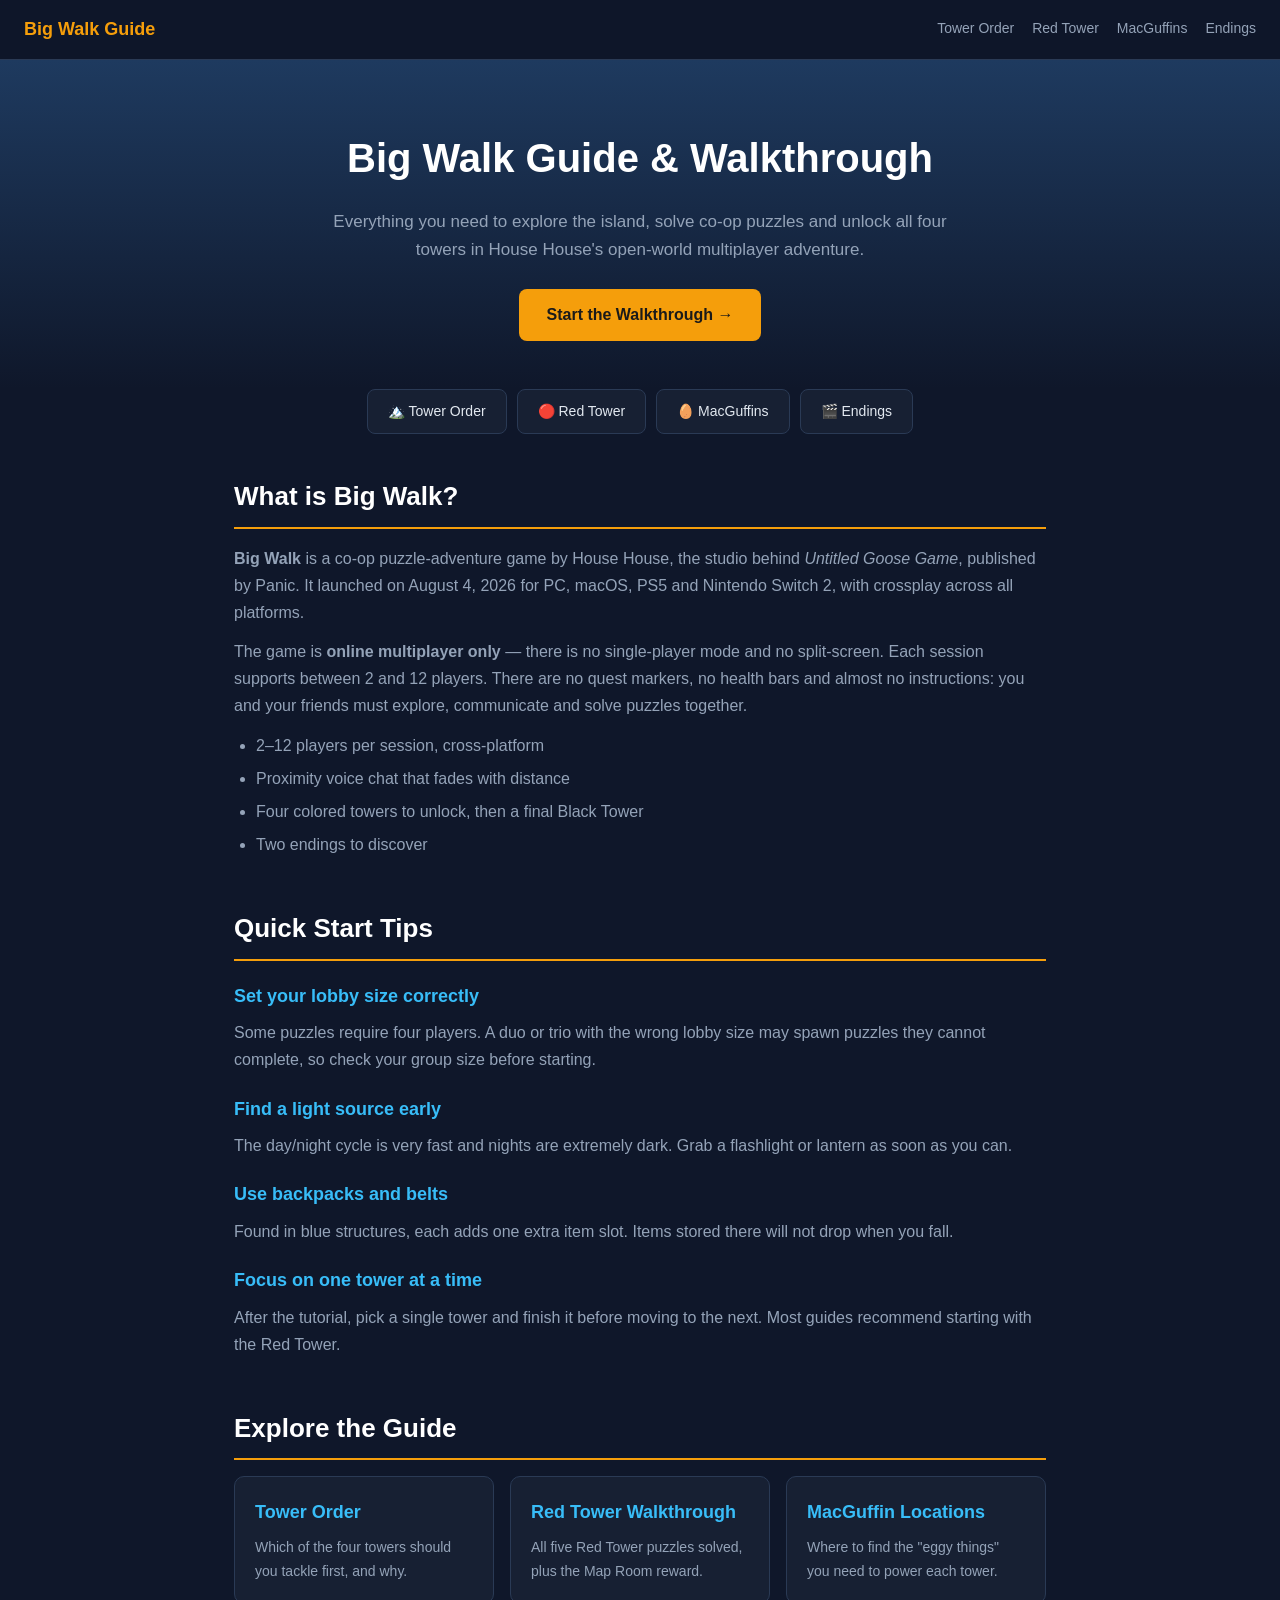
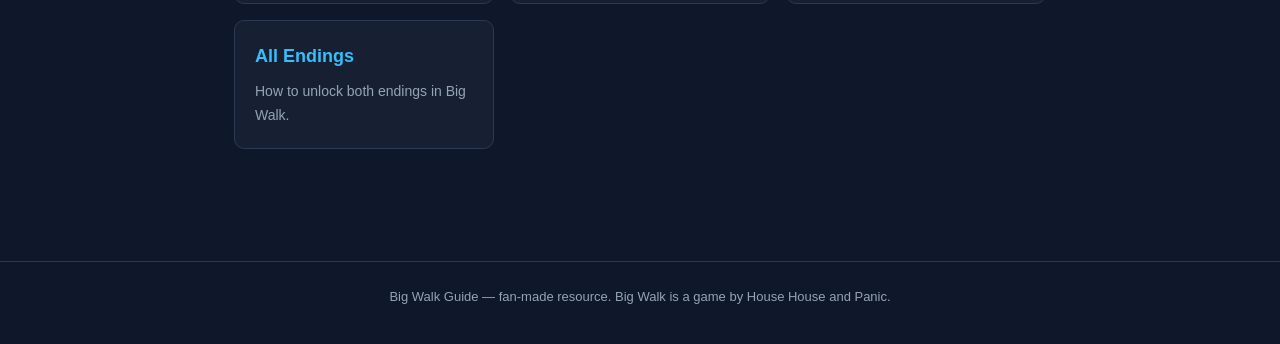
<file: index.html>
<!DOCTYPE html>
<html lang="en">
<head>
  <meta charset="UTF-8">
  <meta name="viewport" content="width=device-width, initial-scale=1.0">
  <title>Big Walk Guide &amp; Walkthrough — Towers, Puzzles &amp; Multiplayer</title>
  <meta name="description" content="Complete Big Walk guide with tower walkthroughs, MacGuffin locations, multiplayer tips and more for House House's co-op adventure game.">
  <meta name="google-site-verification" content="735ryxQ2QKlPKeZfBYycKngI8A3hZ9tNNd2g_NRBPkM" />
  <link rel="stylesheet" href="style.css">
  <!-- Google tag (gtag.js) -->
  <script async src="https://www.googletagmanager.com/gtag/js?id=G-3MCRH8QJZX"></script>
  <script>
    window.dataLayer = window.dataLayer || [];
    function gtag(){dataLayer.push(arguments);}
    gtag('js', new Date());

    gtag('config', 'G-3MCRH8QJZX');
  </script>
</head>
<body>

  <nav class="nav">
    <a class="logo" href="index.html">Big Walk Guide</a>
    <div class="links">
      <a href="tower-order.html">Tower Order</a>
      <a href="red-tower.html">Red Tower</a>
      <a href="macguffins.html">MacGuffins</a>
      <a href="endings.html">Endings</a>
    </div>
  </nav>

  <header class="hero">
    <h1>Big Walk Guide &amp; Walkthrough</h1>
    <p>Everything you need to explore the island, solve co-op puzzles and unlock all four towers in House House's open-world multiplayer adventure.</p>
    <a class="btn" href="tower-order.html">Start the Walkthrough →</a>
  </header>

  <div class="tabs">
    <a href="tower-order.html">🏔️ Tower Order</a>
    <a href="red-tower.html">🔴 Red Tower</a>
    <a href="macguffins.html">🥚 MacGuffins</a>
    <a href="endings.html">🎬 Endings</a>
  </div>

  <main class="container">

    <section>
      <h2>What is Big Walk?</h2>
      <p><strong>Big Walk</strong> is a co-op puzzle-adventure game by House House, the studio behind <em>Untitled Goose Game</em>, published by Panic. It launched on August 4, 2026 for PC, macOS, PS5 and Nintendo Switch 2, with crossplay across all platforms.</p>
      <p>The game is <strong>online multiplayer only</strong> — there is no single-player mode and no split-screen. Each session supports between 2 and 12 players. There are no quest markers, no health bars and almost no instructions: you and your friends must explore, communicate and solve puzzles together.</p>
      <ul>
        <li>2–12 players per session, cross-platform</li>
        <li>Proximity voice chat that fades with distance</li>
        <li>Four colored towers to unlock, then a final Black Tower</li>
        <li>Two endings to discover</li>
      </ul>
    </section>

    <section>
      <h2>Quick Start Tips</h2>
      <h3>Set your lobby size correctly</h3>
      <p>Some puzzles require four players. A duo or trio with the wrong lobby size may spawn puzzles they cannot complete, so check your group size before starting.</p>
      <h3>Find a light source early</h3>
      <p>The day/night cycle is very fast and nights are extremely dark. Grab a flashlight or lantern as soon as you can.</p>
      <h3>Use backpacks and belts</h3>
      <p>Found in blue structures, each adds one extra item slot. Items stored there will not drop when you fall.</p>
      <h3>Focus on one tower at a time</h3>
      <p>After the tutorial, pick a single tower and finish it before moving to the next. Most guides recommend starting with the Red Tower.</p>
    </section>

    <section>
      <h2>Explore the Guide</h2>
      <div class="card-grid">
        <a class="card" href="tower-order.html">
          <h3>Tower Order</h3>
          <p>Which of the four towers should you tackle first, and why.</p>
        </a>
        <a class="card" href="red-tower.html">
          <h3>Red Tower Walkthrough</h3>
          <p>All five Red Tower puzzles solved, plus the Map Room reward.</p>
        </a>
        <a class="card" href="macguffins.html">
          <h3>MacGuffin Locations</h3>
          <p>Where to find the "eggy things" you need to power each tower.</p>
        </a>
        <a class="card" href="endings.html">
          <h3>All Endings</h3>
          <p>How to unlock both endings in Big Walk.</p>
        </a>
      </div>
    </section>

  </main>

  <footer class="footer">
    <p>Big Walk Guide — fan-made resource. Big Walk is a game by House House and Panic.</p>
  </footer>

</body>
</html>
</file>
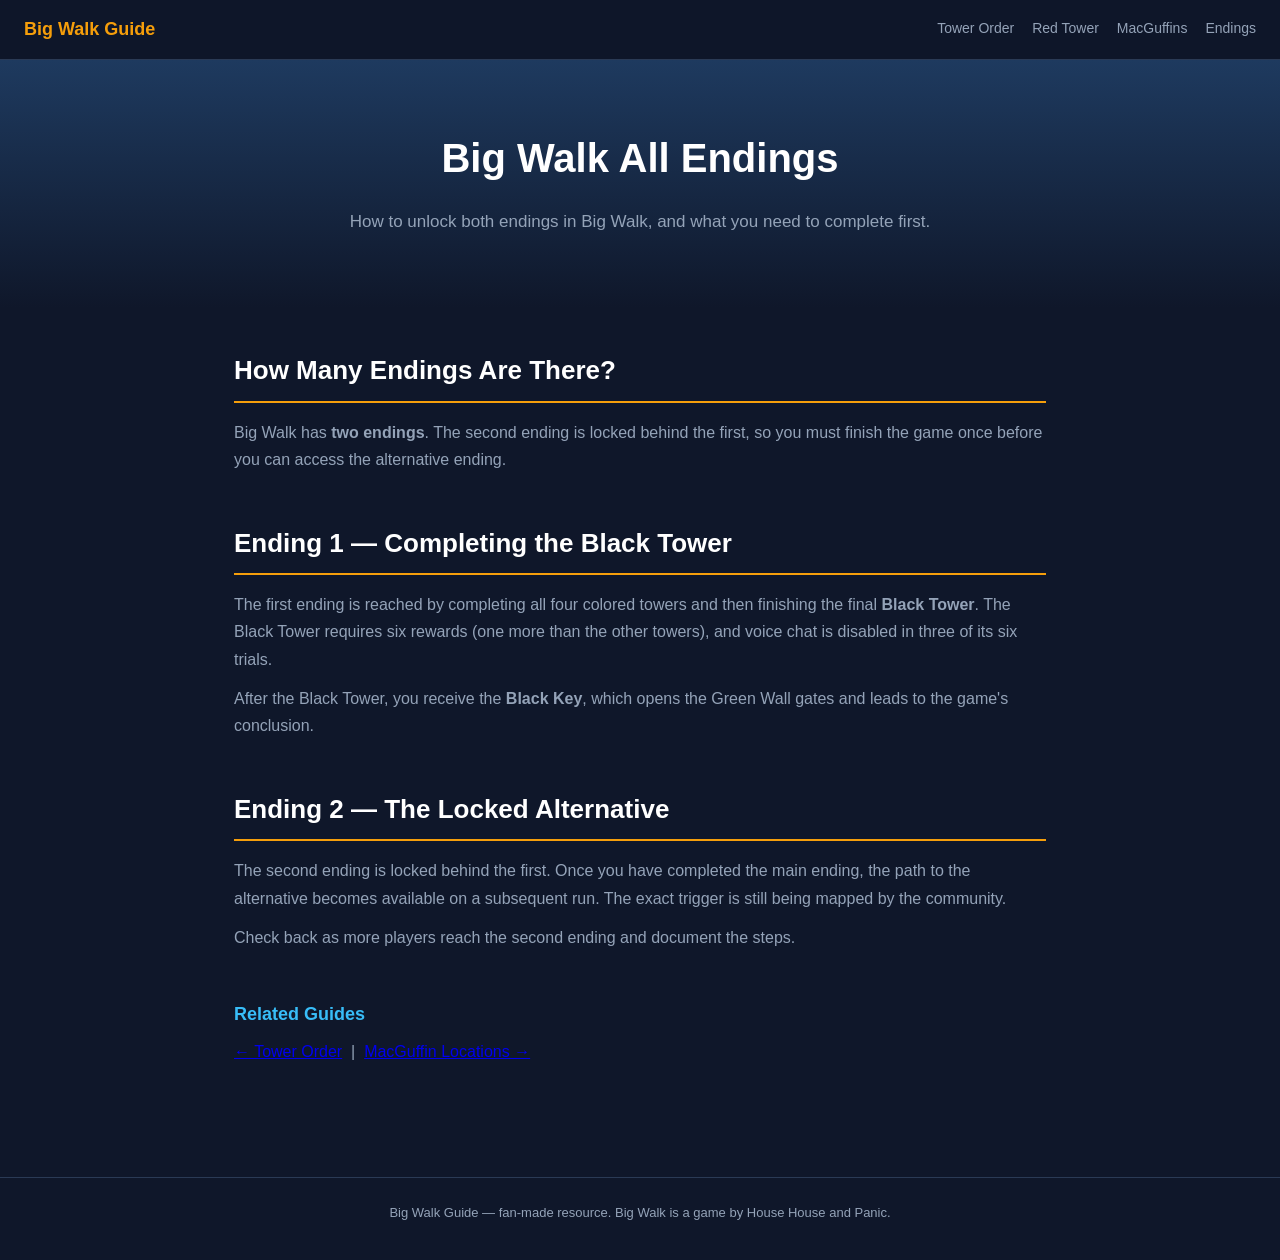
<file: endings.html>
<!DOCTYPE html>
<html lang="en">
<head>
  <meta charset="UTF-8">
  <meta name="viewport" content="width=device-width, initial-scale=1.0">
  <title>Big Walk All Endings — How to Unlock Both Endings</title>
  <meta name="description" content="How to unlock both endings in Big Walk, including the second ending that is locked behind completing the first one.">
  <link rel="stylesheet" href="style.css">
  <!-- Google tag (gtag.js) -->
  <script async src="https://www.googletagmanager.com/gtag/js?id=G-3MCRH8QJZX"></script>
  <script>
    window.dataLayer = window.dataLayer || [];
    function gtag(){dataLayer.push(arguments);}
    gtag('js', new Date());

    gtag('config', 'G-3MCRH8QJZX');
  </script>
</head>
<body>

  <nav class="nav">
    <a class="logo" href="index.html">Big Walk Guide</a>
    <div class="links">
      <a href="tower-order.html">Tower Order</a>
      <a href="red-tower.html">Red Tower</a>
      <a href="macguffins.html">MacGuffins</a>
      <a href="endings.html">Endings</a>
    </div>
  </nav>

  <header class="hero">
    <h1>Big Walk All Endings</h1>
    <p>How to unlock both endings in Big Walk, and what you need to complete first.</p>
  </header>

  <main class="container">

    <section>
      <h2>How Many Endings Are There?</h2>
      <p>Big Walk has <strong>two endings</strong>. The second ending is locked behind the first, so you must finish the game once before you can access the alternative ending.</p>
    </section>

    <section>
      <h2>Ending 1 — Completing the Black Tower</h2>
      <p>The first ending is reached by completing all four colored towers and then finishing the final <strong>Black Tower</strong>. The Black Tower requires six rewards (one more than the other towers), and voice chat is disabled in three of its six trials.</p>
      <p>After the Black Tower, you receive the <strong>Black Key</strong>, which opens the Green Wall gates and leads to the game's conclusion.</p>
    </section>

    <section>
      <h2>Ending 2 — The Locked Alternative</h2>
      <p>The second ending is locked behind the first. Once you have completed the main ending, the path to the alternative becomes available on a subsequent run. The exact trigger is still being mapped by the community.</p>
      <p>Check back as more players reach the second ending and document the steps.</p>
    </section>

    <section>
      <h3>Related Guides</h3>
      <p><a href="tower-order.html">← Tower Order</a> &nbsp;|&nbsp; <a href="macguffins.html">MacGuffin Locations →</a></p>
    </section>

  </main>

  <footer class="footer">
    <p>Big Walk Guide — fan-made resource. Big Walk is a game by House House and Panic.</p>
  </footer>

</body>
</html>
</file>
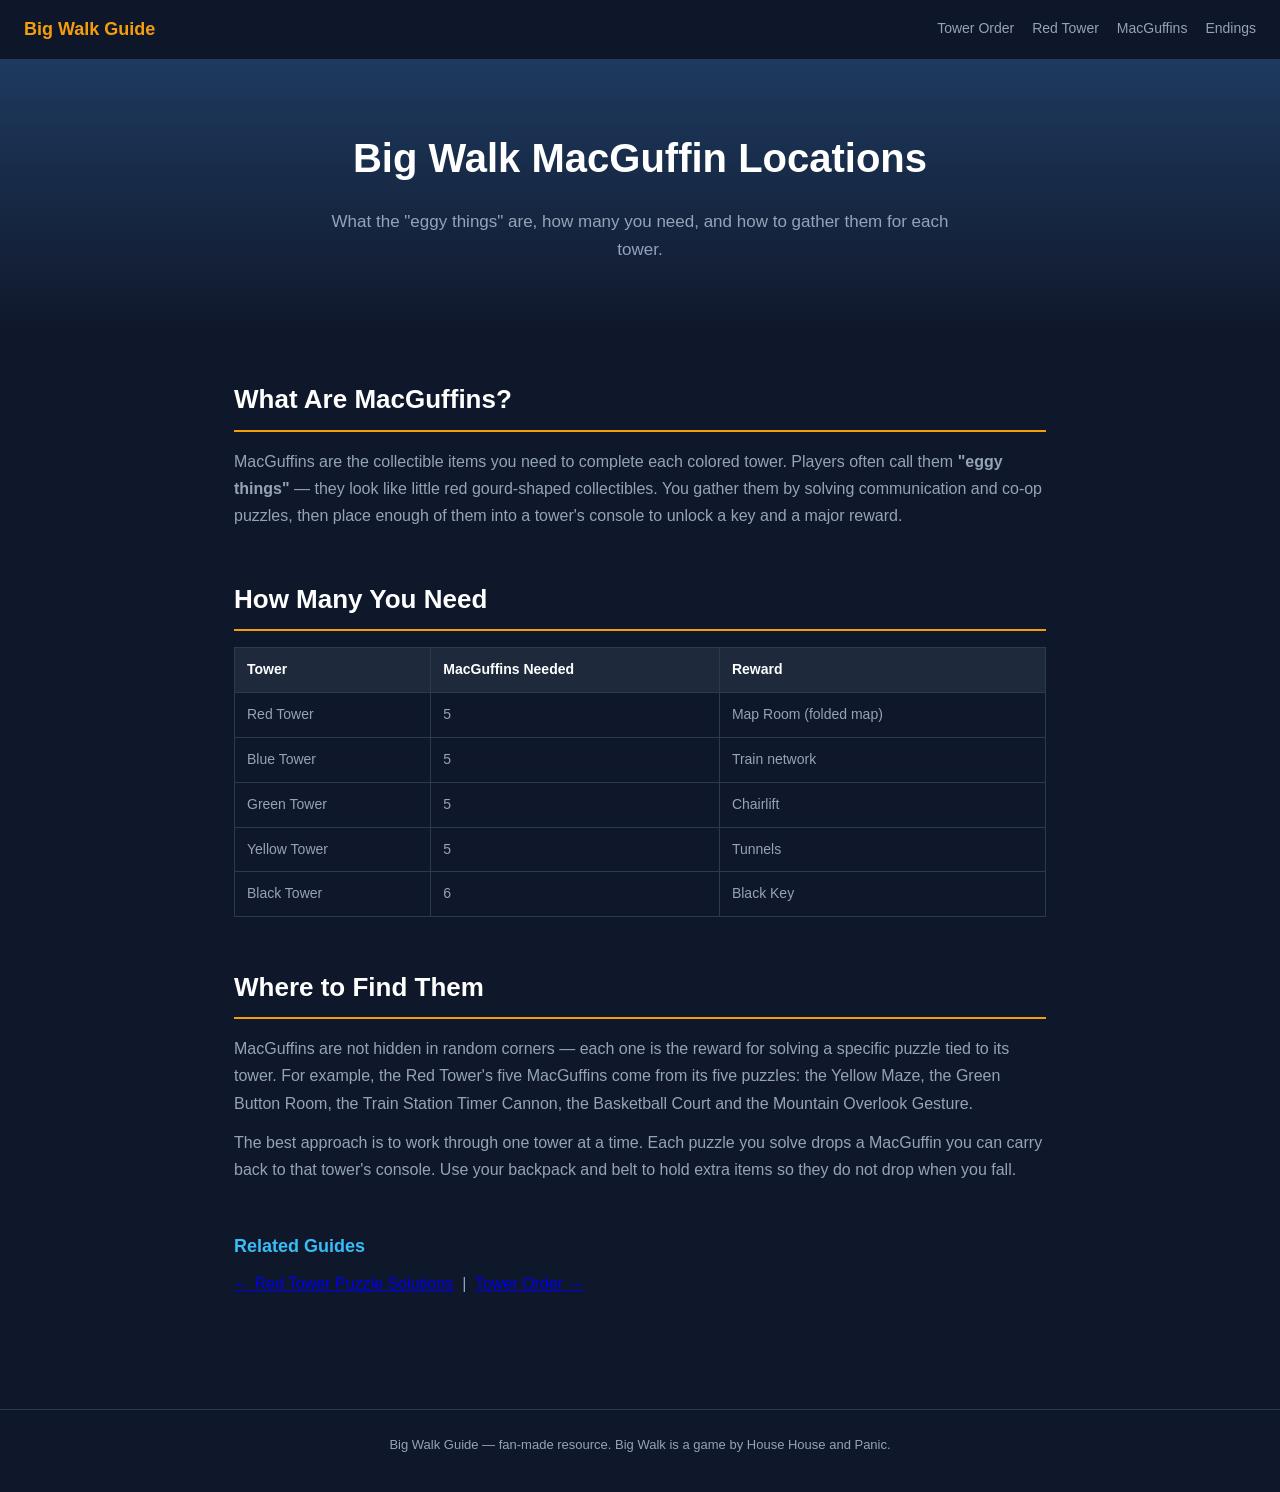
<file: macguffins.html>
<!DOCTYPE html>
<html lang="en">
<head>
  <meta charset="UTF-8">
  <meta name="viewport" content="width=device-width, initial-scale=1.0">
  <title>Big Walk MacGuffin Locations — Where to Find Eggy Things</title>
  <meta name="description" content="How Big Walk MacGuffins (the eggy things) work, how many you need for each tower, and where to find them across the island.">
  <link rel="stylesheet" href="style.css">
  <!-- Google tag (gtag.js) -->
  <script async src="https://www.googletagmanager.com/gtag/js?id=G-3MCRH8QJZX"></script>
  <script>
    window.dataLayer = window.dataLayer || [];
    function gtag(){dataLayer.push(arguments);}
    gtag('js', new Date());

    gtag('config', 'G-3MCRH8QJZX');
  </script>
</head>
<body>

  <nav class="nav">
    <a class="logo" href="index.html">Big Walk Guide</a>
    <div class="links">
      <a href="tower-order.html">Tower Order</a>
      <a href="red-tower.html">Red Tower</a>
      <a href="macguffins.html">MacGuffins</a>
      <a href="endings.html">Endings</a>
    </div>
  </nav>

  <header class="hero">
    <h1>Big Walk MacGuffin Locations</h1>
    <p>What the "eggy things" are, how many you need, and how to gather them for each tower.</p>
  </header>

  <main class="container">

    <section>
      <h2>What Are MacGuffins?</h2>
      <p>MacGuffins are the collectible items you need to complete each colored tower. Players often call them <strong>"eggy things"</strong> — they look like little red gourd-shaped collectibles. You gather them by solving communication and co-op puzzles, then place enough of them into a tower's console to unlock a key and a major reward.</p>
    </section>

    <section>
      <h2>How Many You Need</h2>
      <table>
        <thead>
          <tr>
            <th>Tower</th>
            <th>MacGuffins Needed</th>
            <th>Reward</th>
          </tr>
        </thead>
        <tbody>
          <tr><td>Red Tower</td><td>5</td><td>Map Room (folded map)</td></tr>
          <tr><td>Blue Tower</td><td>5</td><td>Train network</td></tr>
          <tr><td>Green Tower</td><td>5</td><td>Chairlift</td></tr>
          <tr><td>Yellow Tower</td><td>5</td><td>Tunnels</td></tr>
          <tr><td>Black Tower</td><td>6</td><td>Black Key</td></tr>
        </tbody>
      </table>
    </section>

    <section>
      <h2>Where to Find Them</h2>
      <p>MacGuffins are not hidden in random corners — each one is the reward for solving a specific puzzle tied to its tower. For example, the Red Tower's five MacGuffins come from its five puzzles: the Yellow Maze, the Green Button Room, the Train Station Timer Cannon, the Basketball Court and the Mountain Overlook Gesture.</p>
      <p>The best approach is to work through one tower at a time. Each puzzle you solve drops a MacGuffin you can carry back to that tower's console. Use your backpack and belt to hold extra items so they do not drop when you fall.</p>
    </section>

    <section>
      <h3>Related Guides</h3>
      <p><a href="red-tower.html">← Red Tower Puzzle Solutions</a> &nbsp;|&nbsp; <a href="tower-order.html">Tower Order →</a></p>
    </section>

  </main>

  <footer class="footer">
    <p>Big Walk Guide — fan-made resource. Big Walk is a game by House House and Panic.</p>
  </footer>

</body>
</html>
</file>
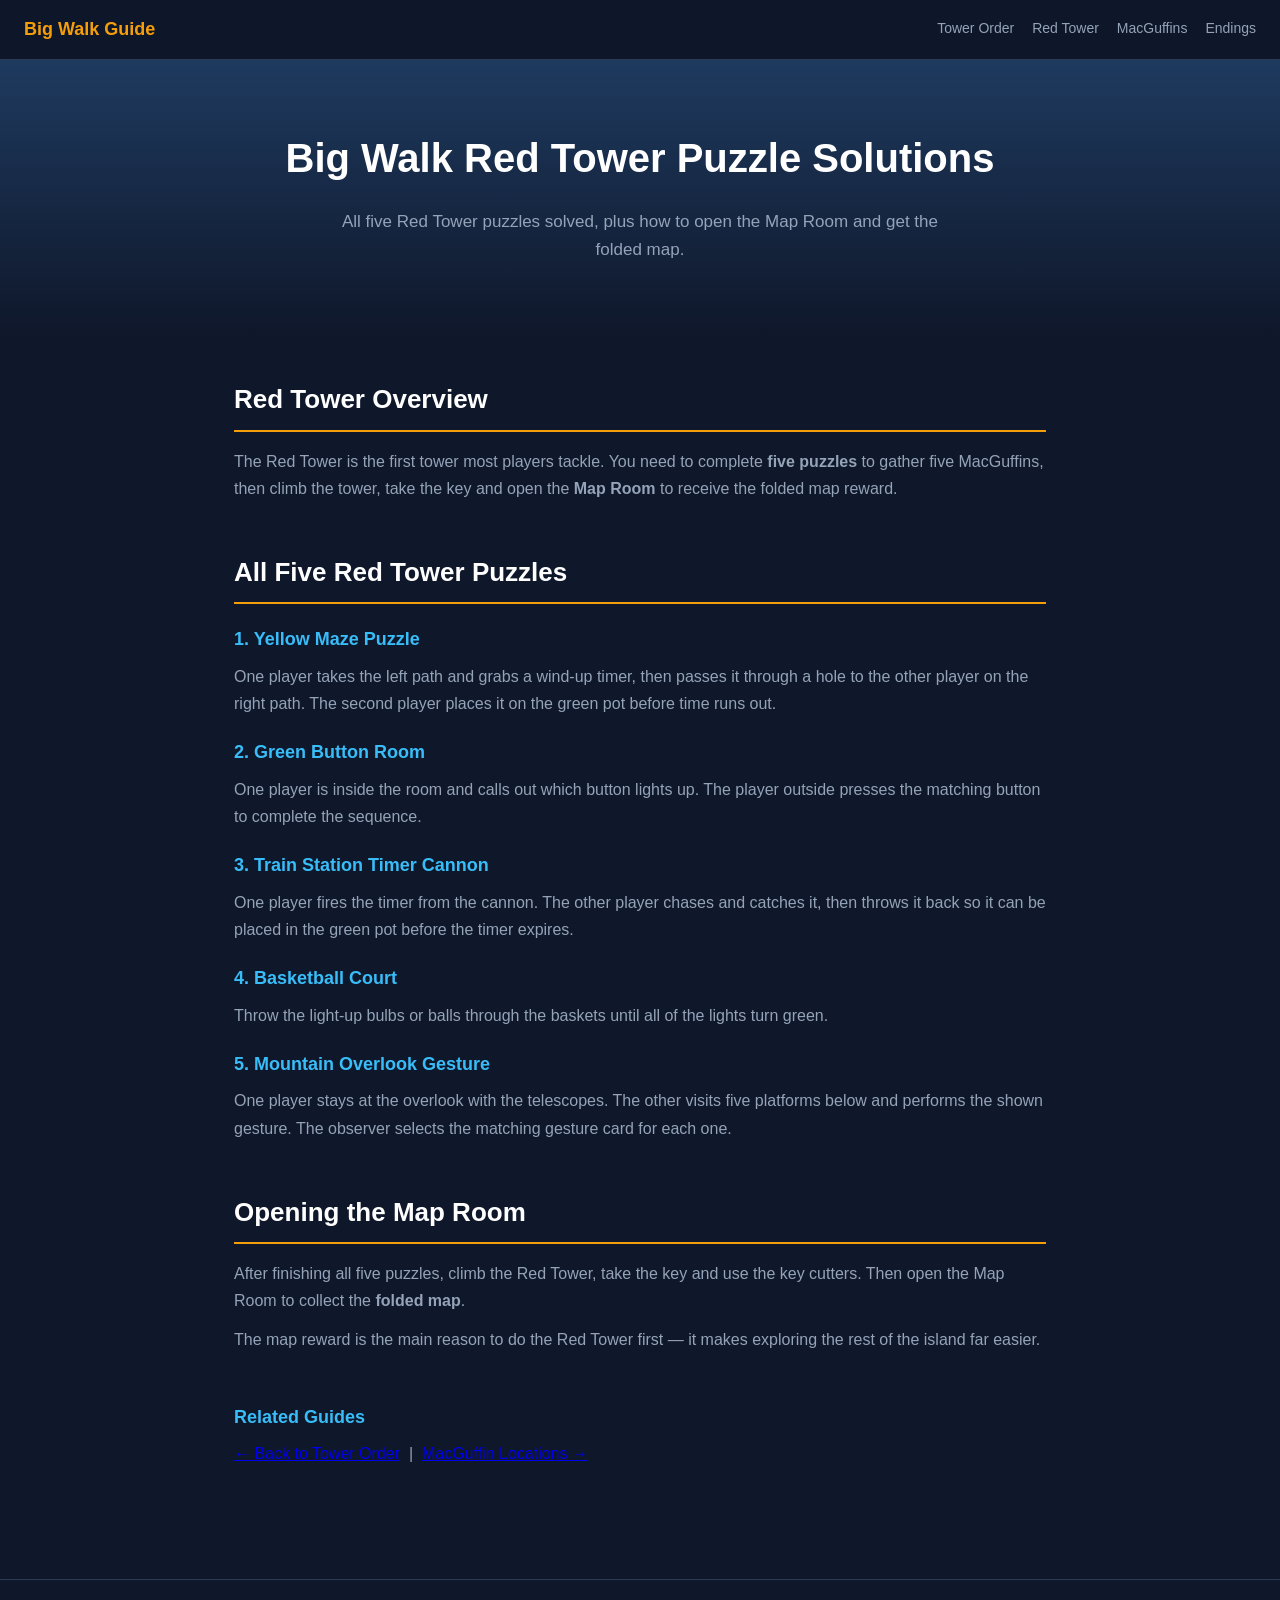
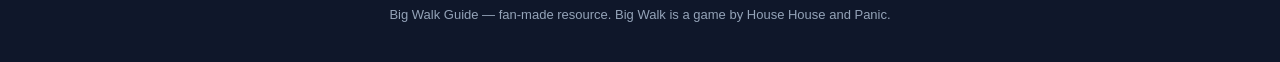
<file: red-tower.html>
<!DOCTYPE html>
<html lang="en">
<head>
  <meta charset="UTF-8">
  <meta name="viewport" content="width=device-width, initial-scale=1.0">
  <title>Big Walk Red Tower Puzzle Solutions &amp; Map Location</title>
  <meta name="description" content="All five Big Walk Red Tower puzzle solutions explained, plus how to open the Map Room and claim the folded map reward.">
  <link rel="stylesheet" href="style.css">
  <!-- Google tag (gtag.js) -->
  <script async src="https://www.googletagmanager.com/gtag/js?id=G-3MCRH8QJZX"></script>
  <script>
    window.dataLayer = window.dataLayer || [];
    function gtag(){dataLayer.push(arguments);}
    gtag('js', new Date());

    gtag('config', 'G-3MCRH8QJZX');
  </script>
</head>
<body>

  <nav class="nav">
    <a class="logo" href="index.html">Big Walk Guide</a>
    <div class="links">
      <a href="tower-order.html">Tower Order</a>
      <a href="red-tower.html">Red Tower</a>
      <a href="macguffins.html">MacGuffins</a>
      <a href="endings.html">Endings</a>
    </div>
  </nav>

  <header class="hero">
    <h1>Big Walk Red Tower Puzzle Solutions</h1>
    <p>All five Red Tower puzzles solved, plus how to open the Map Room and get the folded map.</p>
  </header>

  <main class="container">

    <section>
      <h2>Red Tower Overview</h2>
      <p>The Red Tower is the first tower most players tackle. You need to complete <strong>five puzzles</strong> to gather five MacGuffins, then climb the tower, take the key and open the <strong>Map Room</strong> to receive the folded map reward.</p>
    </section>

    <section>
      <h2>All Five Red Tower Puzzles</h2>

      <h3>1. Yellow Maze Puzzle</h3>
      <p>One player takes the left path and grabs a wind-up timer, then passes it through a hole to the other player on the right path. The second player places it on the green pot before time runs out.</p>

      <h3>2. Green Button Room</h3>
      <p>One player is inside the room and calls out which button lights up. The player outside presses the matching button to complete the sequence.</p>

      <h3>3. Train Station Timer Cannon</h3>
      <p>One player fires the timer from the cannon. The other player chases and catches it, then throws it back so it can be placed in the green pot before the timer expires.</p>

      <h3>4. Basketball Court</h3>
      <p>Throw the light-up bulbs or balls through the baskets until all of the lights turn green.</p>

      <h3>5. Mountain Overlook Gesture</h3>
      <p>One player stays at the overlook with the telescopes. The other visits five platforms below and performs the shown gesture. The observer selects the matching gesture card for each one.</p>
    </section>

    <section>
      <h2>Opening the Map Room</h2>
      <p>After finishing all five puzzles, climb the Red Tower, take the key and use the key cutters. Then open the Map Room to collect the <strong>folded map</strong>.</p>
      <p>The map reward is the main reason to do the Red Tower first — it makes exploring the rest of the island far easier.</p>
    </section>

    <section>
      <h3>Related Guides</h3>
      <p><a href="tower-order.html">← Back to Tower Order</a> &nbsp;|&nbsp; <a href="macguffins.html">MacGuffin Locations →</a></p>
    </section>

  </main>

  <footer class="footer">
    <p>Big Walk Guide — fan-made resource. Big Walk is a game by House House and Panic.</p>
  </footer>

</body>
</html>
</file>
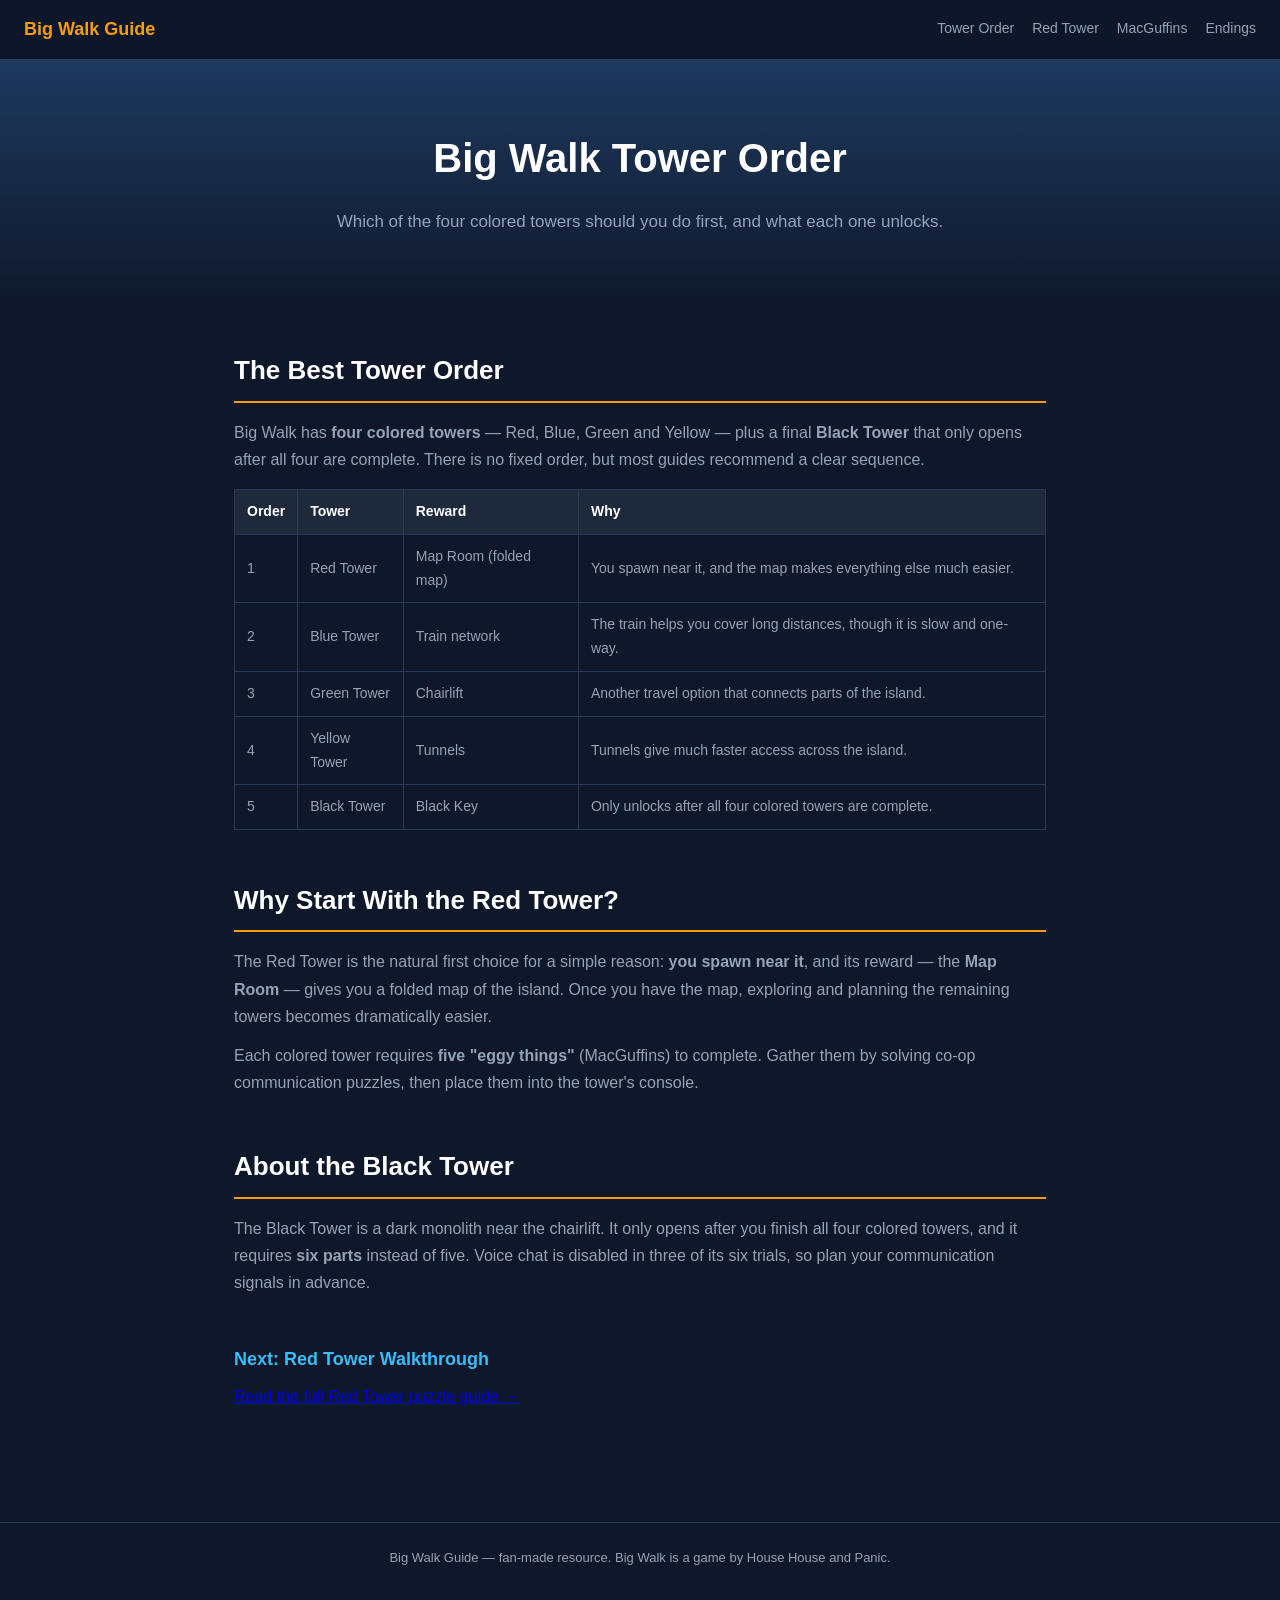
<file: tower-order.html>
<!DOCTYPE html>
<html lang="en">
<head>
  <meta charset="UTF-8">
  <meta name="viewport" content="width=device-width, initial-scale=1.0">
  <title>Big Walk Tower Order — Which Tower Should You Do First?</title>
  <meta name="description" content="The best tower order in Big Walk: why to start with the Red Tower, what each tower unlocks, and how the final Black Tower works.">
  <link rel="stylesheet" href="style.css">
  <!-- Google tag (gtag.js) -->
  <script async src="https://www.googletagmanager.com/gtag/js?id=G-3MCRH8QJZX"></script>
  <script>
    window.dataLayer = window.dataLayer || [];
    function gtag(){dataLayer.push(arguments);}
    gtag('js', new Date());

    gtag('config', 'G-3MCRH8QJZX');
  </script>
</head>
<body>

  <nav class="nav">
    <a class="logo" href="index.html">Big Walk Guide</a>
    <div class="links">
      <a href="tower-order.html">Tower Order</a>
      <a href="red-tower.html">Red Tower</a>
      <a href="macguffins.html">MacGuffins</a>
      <a href="endings.html">Endings</a>
    </div>
  </nav>

  <header class="hero">
    <h1>Big Walk Tower Order</h1>
    <p>Which of the four colored towers should you do first, and what each one unlocks.</p>
  </header>

  <main class="container">

    <section>
      <h2>The Best Tower Order</h2>
      <p>Big Walk has <strong>four colored towers</strong> — Red, Blue, Green and Yellow — plus a final <strong>Black Tower</strong> that only opens after all four are complete. There is no fixed order, but most guides recommend a clear sequence.</p>
      <table>
        <thead>
          <tr>
            <th>Order</th>
            <th>Tower</th>
            <th>Reward</th>
            <th>Why</th>
          </tr>
        </thead>
        <tbody>
          <tr>
            <td>1</td>
            <td>Red Tower</td>
            <td>Map Room (folded map)</td>
            <td>You spawn near it, and the map makes everything else much easier.</td>
          </tr>
          <tr>
            <td>2</td>
            <td>Blue Tower</td>
            <td>Train network</td>
            <td>The train helps you cover long distances, though it is slow and one-way.</td>
          </tr>
          <tr>
            <td>3</td>
            <td>Green Tower</td>
            <td>Chairlift</td>
            <td>Another travel option that connects parts of the island.</td>
          </tr>
          <tr>
            <td>4</td>
            <td>Yellow Tower</td>
            <td>Tunnels</td>
            <td>Tunnels give much faster access across the island.</td>
          </tr>
          <tr>
            <td>5</td>
            <td>Black Tower</td>
            <td>Black Key</td>
            <td>Only unlocks after all four colored towers are complete.</td>
          </tr>
        </tbody>
      </table>
    </section>

    <section>
      <h2>Why Start With the Red Tower?</h2>
      <p>The Red Tower is the natural first choice for a simple reason: <strong>you spawn near it</strong>, and its reward — the <strong>Map Room</strong> — gives you a folded map of the island. Once you have the map, exploring and planning the remaining towers becomes dramatically easier.</p>
      <p>Each colored tower requires <strong>five "eggy things"</strong> (MacGuffins) to complete. Gather them by solving co-op communication puzzles, then place them into the tower's console.</p>
    </section>

    <section>
      <h2>About the Black Tower</h2>
      <p>The Black Tower is a dark monolith near the chairlift. It only opens after you finish all four colored towers, and it requires <strong>six parts</strong> instead of five. Voice chat is disabled in three of its six trials, so plan your communication signals in advance.</p>
    </section>

    <section>
      <h3>Next: Red Tower Walkthrough</h3>
      <p><a href="red-tower.html">Read the full Red Tower puzzle guide →</a></p>
    </section>

  </main>

  <footer class="footer">
    <p>Big Walk Guide — fan-made resource. Big Walk is a game by House House and Panic.</p>
  </footer>

</body>
</html>
</file>
<file: style.css>
:root {
  --bg: #0f172a;
  --bg-soft: #1e293b;
  --card: #172033;
  --text: #e2e8f0;
  --muted: #94a3b8;
  --accent: #f59e0b;
  --accent-2: #38bdf8;
  --border: #2a3a55;
}

* { margin: 0; padding: 0; box-sizing: border-box; }

body {
  font-family: -apple-system, "PingFang SC", "Segoe UI", sans-serif;
  background: var(--bg);
  color: var(--text);
  line-height: 1.7;
}

/* 导航栏 */
.nav {
  position: sticky;
  top: 0;
  background: rgba(15, 23, 42, 0.95);
  border-bottom: 1px solid var(--border);
  padding: 14px 24px;
  display: flex;
  align-items: center;
  justify-content: space-between;
  z-index: 10;
}
.nav .logo {
  font-size: 18px;
  font-weight: 700;
  color: var(--accent);
  text-decoration: none;
}
.nav .links {
  display: flex;
  gap: 18px;
  flex-wrap: wrap;
}
.nav .links a {
  color: var(--muted);
  text-decoration: none;
  font-size: 14px;
  transition: color 0.2s;
}
.nav .links a:hover { color: var(--text); }

/* Hero 区 */
.hero {
  text-align: center;
  padding: 64px 24px 48px;
  background: linear-gradient(180deg, #1e3a5f 0%, var(--bg) 100%);
}
.hero h1 {
  font-size: 40px;
  font-weight: 800;
  margin-bottom: 16px;
  color: #fff;
}
.hero p {
  font-size: 17px;
  color: var(--muted);
  max-width: 640px;
  margin: 0 auto 24px;
}
.hero .btn {
  display: inline-block;
  background: var(--accent);
  color: #1a1a1a;
  padding: 12px 28px;
  border-radius: 8px;
  font-weight: 600;
  text-decoration: none;
}

/* Tab 按钮 */
.tabs {
  display: flex;
  gap: 10px;
  flex-wrap: wrap;
  justify-content: center;
  margin: 0 auto;
  max-width: 720px;
}
.tabs a {
  background: var(--card);
  border: 1px solid var(--border);
  color: var(--text);
  padding: 10px 20px;
  border-radius: 8px;
  text-decoration: none;
  font-size: 14px;
  font-weight: 500;
  transition: all 0.2s;
}
.tabs a:hover { border-color: var(--accent); color: var(--accent); }

/* 内容区 */
.container {
  max-width: 860px;
  margin: 0 auto;
  padding: 40px 24px 64px;
}
section { margin-bottom: 48px; }
h2 {
  font-size: 26px;
  font-weight: 700;
  margin-bottom: 16px;
  color: #fff;
  padding-bottom: 8px;
  border-bottom: 2px solid var(--accent);
}
h3 {
  font-size: 18px;
  font-weight: 600;
  margin: 20px 0 8px;
  color: var(--accent-2);
}
p { color: var(--muted); margin-bottom: 12px; }
ul { padding-left: 22px; color: var(--muted); margin-bottom: 12px; }
li { margin-bottom: 6px; }

/* 卡片板块 */
.card-grid {
  display: grid;
  grid-template-columns: repeat(auto-fill, minmax(240px, 1fr));
  gap: 16px;
}
.card {
  background: var(--card);
  border: 1px solid var(--border);
  border-radius: 10px;
  padding: 20px;
  text-decoration: none;
  color: var(--text);
  transition: transform 0.15s, border-color 0.15s;
}
.card:hover { transform: translateY(-3px); border-color: var(--accent); }
.card h3 { margin-top: 0; }
.card p { font-size: 14px; margin-bottom: 0; }

/* 表格 */
table {
  width: 100%;
  border-collapse: collapse;
  margin: 16px 0;
  font-size: 14px;
}
th {
  background: var(--bg-soft);
  color: #fff;
  text-align: left;
  padding: 10px 12px;
  border: 1px solid var(--border);
}
td {
  padding: 10px 12px;
  border: 1px solid var(--border);
  color: var(--muted);
}

/* 脚注 */
.footer {
  border-top: 1px solid var(--border);
  text-align: center;
  padding: 24px;
  color: var(--muted);
  font-size: 13px;
}

/* 响应式 */
@media (max-width: 600px) {
  .hero h1 { font-size: 30px; }
  .nav { flex-direction: column; gap: 10px; }
  .card-grid { grid-template-columns: 1fr; }
}
</file>
